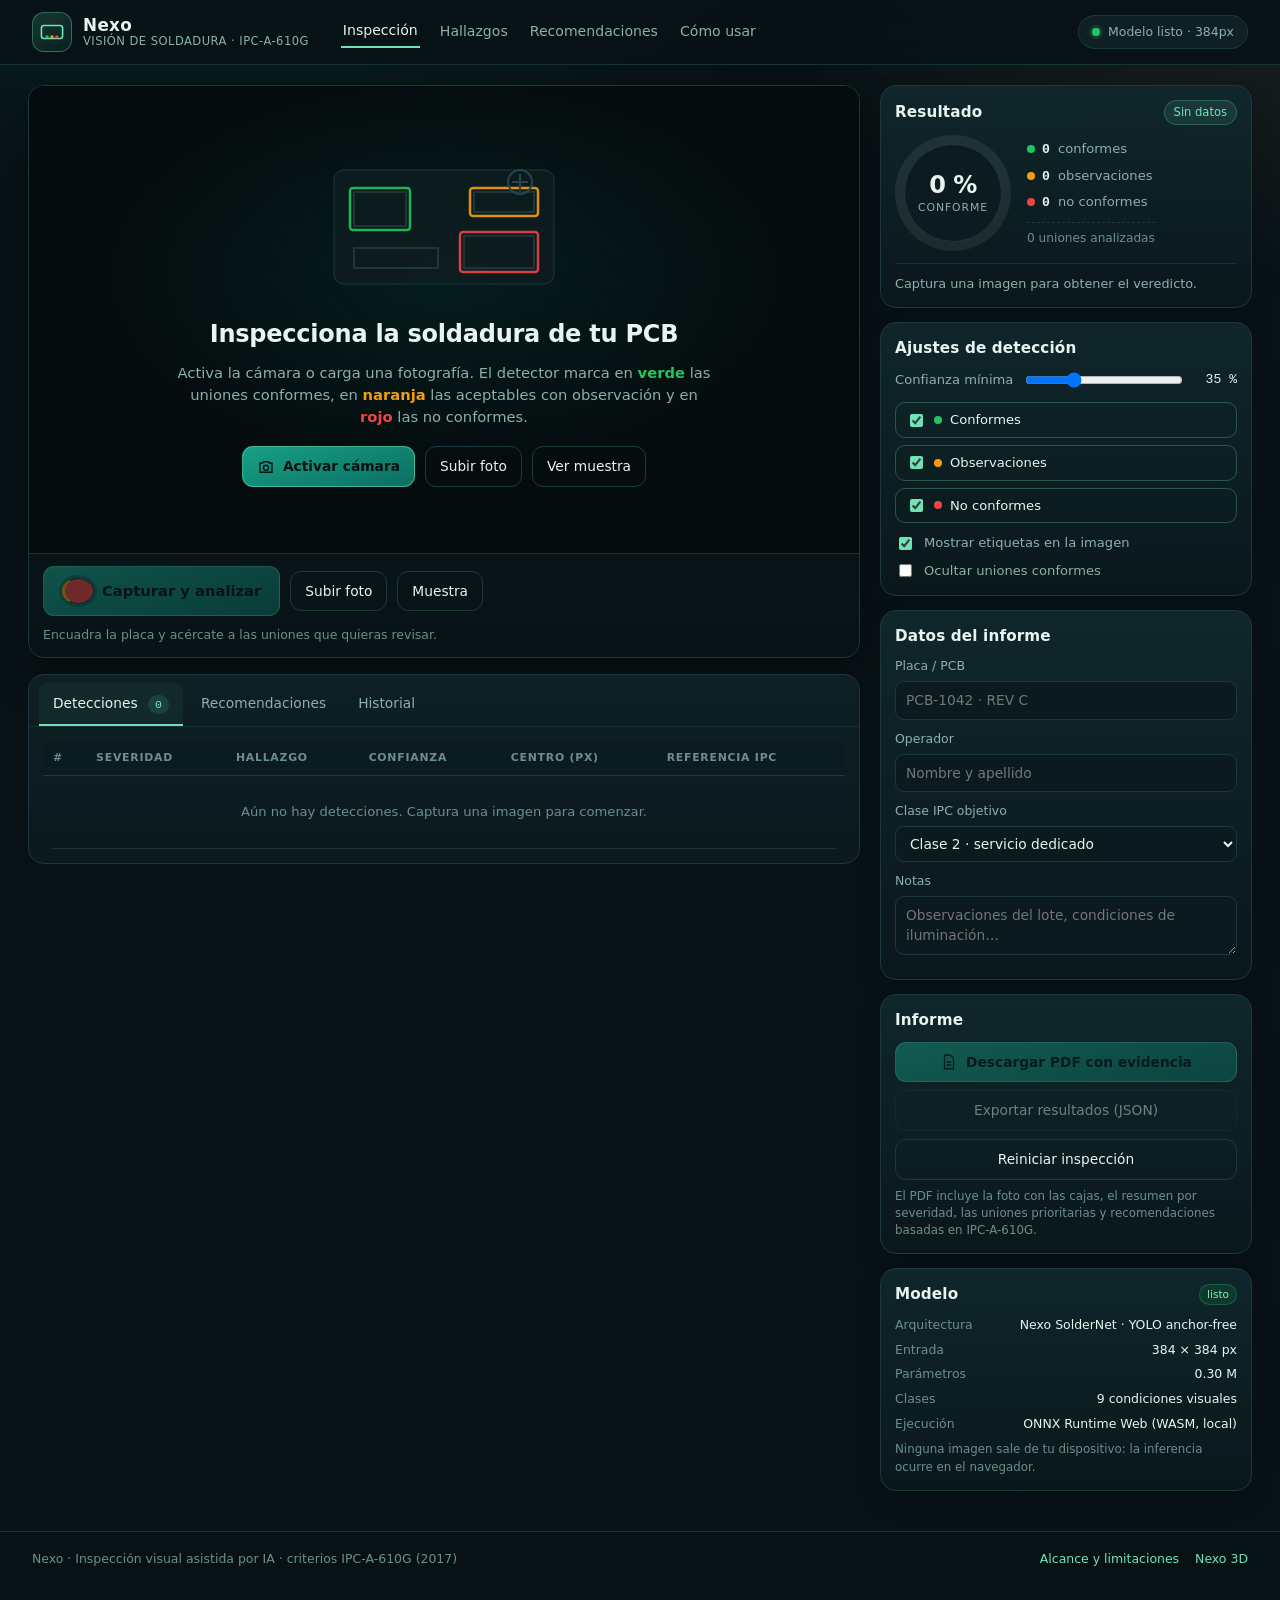
<file: inspeccion/index.html>
<!doctype html>
<html lang="es">
  <head>
    <meta charset="utf-8" />
    <meta name="viewport" content="width=device-width, initial-scale=1, viewport-fit=cover" />
    <meta name="theme-color" content="#0a1417" />
    <title>Nexo · Inspección de soldadura con IA</title>
    <meta
      name="description"
      content="Inspección visual de soldadura en PCB con YOLO en el navegador: cajas verdes, naranjas y rojas según IPC-A-610G, captura de foto e informe PDF con recomendaciones."
    />
    <link rel="icon" href="data:image/svg+xml,%3Csvg xmlns='http://www.w3.org/2000/svg' viewBox='0 0 64 64'%3E%3Crect width='64' height='64' rx='16' fill='%230a1417'/%3E%3Crect x='14' y='20' width='36' height='24' rx='4' fill='none' stroke='%236fe3b6' stroke-width='3'/%3E%3Ccircle cx='22' cy='44' r='3' fill='%2322c55e'/%3E%3Ccircle cx='32' cy='44' r='3' fill='%23f59e0b'/%3E%3Ccircle cx='42' cy='44' r='3' fill='%23ef4444'/%3E%3C/svg%3E" />
    <link rel="stylesheet" href="assets/app.css" />
    <script src="vendor/ort.wasm.min.js" defer></script>
    <script src="vendor/jspdf.umd.min.js" defer></script>
    <script type="module" src="assets/app.js" defer></script>
  </head>
  <body>
    <header class="topbar">
      <a class="brand" href="../" title="Volver a Nexo">
        <span class="brand-mark" aria-hidden="true">
          <svg viewBox="0 0 32 32" width="26" height="26">
            <rect x="3" y="8" width="26" height="16" rx="3" fill="none" stroke="currentColor" stroke-width="2" />
            <circle cx="10" cy="22" r="2.1" fill="#22c55e" />
            <circle cx="16" cy="22" r="2.1" fill="#f59e0b" />
            <circle cx="22" cy="22" r="2.1" fill="#ef4444" />
          </svg>
        </span>
        <span class="brand-text">
          <strong>Nexo</strong>
          <small>Visión de soldadura · IPC-A-610G</small>
        </span>
      </a>
      <nav class="topnav">
        <a href="#inspeccion" class="active">Inspección</a>
        <a href="#hallazgos">Hallazgos</a>
        <a href="#recomendaciones">Recomendaciones</a>
        <button class="link" id="btnHelp" type="button">Cómo usar</button>
      </nav>
      <div class="model-chip" id="modelStatus">
        <span class="dot loading" id="modelStatusDot"></span>
        <span id="modelStatusText">Cargando modelo…</span>
      </div>
    </header>

    <main class="layout">
      <section class="stage-col" id="inspeccion">
        <div class="stage-card">
          <div class="stage" id="stage">
            <video id="video" playsinline muted autoplay hidden></video>
            <canvas id="liveCanvas" hidden></canvas>
            <img id="captured" alt="Fotografía capturada de la PCB" hidden />
            <canvas id="overlay" aria-hidden="true"></canvas>

            <div class="stage-placeholder" id="stagePlaceholder">
              <div class="placeholder-art" aria-hidden="true">
                <svg viewBox="0 0 240 150" width="240" height="150">
                  <rect x="10" y="18" width="220" height="114" rx="10" fill="#0e1c20" stroke="#1f3a40" />
                  <g stroke="#1f3a40" stroke-width="2" fill="none">
                    <path d="M30 40h52v34H30zM150 40h60v20h-60zM30 96h84v20H30zM140 84h70v32h-70z" />
                  </g>
                  <g fill="none" stroke-width="2.5">
                    <rect x="26" y="36" width="60" height="42" rx="3" stroke="#22c55e" />
                    <rect x="146" y="36" width="68" height="28" rx="3" stroke="#f59e0b" />
                    <rect x="136" y="80" width="78" height="40" rx="3" stroke="#ef4444" />
                  </g>
                  <circle cx="196" cy="30" r="12" fill="none" stroke="#2a4a52" stroke-width="2" />
                  <path d="M188 30h16M196 22v16" stroke="#2a4a52" stroke-width="2" />
                </svg>
              </div>
              <h2>Inspecciona la soldadura de tu PCB</h2>
              <p>
                Activa la cámara o carga una fotografía. El detector marca en
                <b class="ok">verde</b> las uniones conformes, en <b class="warn">naranja</b> las aceptables
                con observación y en <b class="fail">rojo</b> las no conformes.
              </p>
              <div class="placeholder-actions">
                <button class="btn primary" id="btnStartCam" type="button">
                  <svg viewBox="0 0 24 24" width="18" height="18" aria-hidden="true"><path d="M4 7h3l2-2h6l2 2h3v12H4z" fill="none" stroke="currentColor" stroke-width="1.8"/><circle cx="12" cy="13" r="3.4" fill="none" stroke="currentColor" stroke-width="1.8"/></svg>
                  Activar cámara
                </button>
                <button class="btn ghost" id="btnUpload" type="button">Subir foto</button>
                <button class="btn ghost" id="btnSamples" type="button">Ver muestra</button>
              </div>
            </div>

            <div class="hud" id="hud" hidden>
              <div class="hud-item"><span class="hud-label">FPS</span><span id="hudFps">—</span></div>
              <div class="hud-item"><span class="hud-label">Inferencia</span><span id="hudMs">—</span></div>
              <div class="hud-item"><span class="hud-label">Uniones</span><span id="hudCount">0</span></div>
              <div class="hud-item hud-live" id="hudLive"><span class="pulse"></span> EN VIVO</div>
            </div>

            <div class="stage-toolbar" id="stageToolbar" hidden>
              <select id="cameraSelect" class="control" title="Cámara"></select>
              <button class="tool" id="btnTorch" type="button" title="Linterna" hidden>☀</button>
              <label class="tool zoom">
                <span>Ampliación</span>
                <input id="zoomRange" type="range" min="0.6" max="2.4" step="0.1" value="1" title="Escala de la ventana de análisis" />
                <output id="zoomValue">1.0×</output>
              </label>
              <button class="tool" id="btnStopCam" type="button" title="Detener cámara" hidden>⏹</button>
            </div>

            <div class="zoom-controls" id="zoomControls" hidden>
              <button class="tool" id="btnZoomOut" type="button" title="Alejar (rueda del ratón)" aria-label="Alejar">−</button>
              <span class="zoom-level" id="zoomLevel">1.0×</span>
              <button class="tool" id="btnZoomIn" type="button" title="Acercar (rueda del ratón)" aria-label="Acercar">+</button>
              <button class="tool" id="btnZoomReset" type="button" title="Ajustar a la ventana" aria-label="Ajustar a la ventana">⟲</button>
            </div>

            <div class="progress" id="progress" hidden>
              <div class="progress-inner">
                <div class="progress-title" id="progressTitle">Analizando imagen…</div>
                <div class="progress-track"><div class="progress-bar" id="progressBar"></div></div>
                <div class="progress-text" id="progressText">Preparando el modelo</div>
              </div>
            </div>
          </div>

          <div class="stage-actions">
            <button class="btn primary capture" id="btnCapture" type="button" disabled>
              <span class="rec"></span> Capturar y analizar
            </button>
            <button class="btn ghost" id="btnNewCapture" type="button" hidden>Nueva captura</button>
            <button class="btn ghost" id="btnUpload2" type="button">Subir foto</button>
            <button class="btn ghost" id="btnSample2" type="button">Muestra</button>
            <button class="btn ghost" id="btnValidate" type="button" hidden>Validar vs. etiquetas</button>
            <input type="file" id="fileInput" accept="image/*" hidden />
            <div class="spacer"></div>
            <span class="hint" id="stageHint">Encuadra la placa y acércate a las uniones que quieras revisar.</span>
          </div>
        </div>

        <div class="results" id="hallazgos">
          <div class="tabs" role="tablist">
            <button class="tab active" data-tab="detections" role="tab" aria-selected="true">Detecciones <span class="tab-count" id="tabCount">0</span></button>
            <button class="tab" data-tab="recommendations" role="tab" aria-selected="false">Recomendaciones</button>
            <button class="tab" data-tab="history" role="tab" aria-selected="false">Historial</button>
          </div>

          <div class="panel active" id="panel-detections" role="tabpanel">
            <div class="table-wrap">
              <table class="detections" id="detectionsTable">
                <thead>
                  <tr>
                    <th>#</th><th>Severidad</th><th>Hallazgo</th><th>Confianza</th><th class="hide-xs">Centro (px)</th><th class="hide-xs">Referencia IPC</th>
                  </tr>
                </thead>
                <tbody id="detectionsBody">
                  <tr class="empty-row"><td colspan="6">Aún no hay detecciones. Captura una imagen para comenzar.</td></tr>
                </tbody>
              </table>
            </div>
          </div>

          <div class="panel" id="panel-recommendations" role="tabpanel">
            <div id="recommendationsList" class="rec-list">
              <p class="muted">Las recomendaciones se generan a partir de los hallazgos de la inspección.</p>
            </div>
          </div>

          <div class="panel" id="panel-history" role="tabpanel">
            <div class="history-head">
              <p class="muted">Las últimas inspecciones se guardan en este navegador.</p>
              <button class="btn tiny ghost" id="btnClearHistory" type="button">Borrar historial</button>
            </div>
            <div id="historyList" class="history-list"></div>
          </div>
        </div>
      </section>

      <aside class="side" id="recomendaciones">
        <section class="card verdict-card">
          <div class="card-head">
            <h3>Resultado</h3>
            <span class="chip" id="verdictChip">Sin datos</span>
          </div>
          <div class="gauge-wrap">
            <div class="gauge" id="gauge" style="--pct:0;--ring:#22c55e">
              <div class="gauge-inner">
                <strong id="gaugePct">0 %</strong>
                <span>conforme</span>
              </div>
            </div>
            <div class="gauge-legend">
              <div><span class="dot ok"></span><b id="countOk">0</b> conformes</div>
              <div><span class="dot warn"></span><b id="countWarn">0</b> observaciones</div>
              <div><span class="dot fail"></span><b id="countFail">0</b> no conformes</div>
              <div class="total"><span id="totalJoints">0</span> uniones analizadas</div>
            </div>
          </div>
          <div class="verdict-note" id="verdictNote">Captura una imagen para obtener el veredicto.</div>
        </section>

        <section class="card">
          <div class="card-head"><h3>Ajustes de detección</h3></div>
          <label class="range-row">
            <span>Confianza mínima</span>
            <input id="confRange" type="range" min="0.15" max="0.85" step="0.05" value="0.35" />
            <output id="confValue">35 %</output>
          </label>
          <div class="legend-filters">
            <label class="filter ok"><input type="checkbox" id="toggleOk" checked /><span class="dot ok"></span>Conformes</label>
            <label class="filter warn"><input type="checkbox" id="toggleWarn" checked /><span class="dot warn"></span>Observaciones</label>
            <label class="filter fail"><input type="checkbox" id="toggleFail" checked /><span class="dot fail"></span>No conformes</label>
          </div>
          <label class="switch-row"><input type="checkbox" id="showLabels" checked /> Mostrar etiquetas en la imagen</label>
          <label class="switch-row"><input type="checkbox" id="onlyDefects" /> Ocultar uniones conformes</label>
        </section>

        <section class="card">
          <div class="card-head"><h3>Datos del informe</h3></div>
          <label class="field"><span>Placa / PCB</span><input id="boardId" type="text" placeholder="PCB-1042 · REV C" /></label>
          <label class="field"><span>Operador</span><input id="operator" type="text" placeholder="Nombre y apellido" /></label>
          <label class="field"><span>Clase IPC objetivo</span>
            <select id="ipcClass">
              <option value="1">Clase 1 · producto general</option>
              <option value="2" selected>Clase 2 · servicio dedicado</option>
              <option value="3">Clase 3 · alta fiabilidad</option>
            </select>
          </label>
          <label class="field"><span>Notas</span><textarea id="notes" rows="2" placeholder="Observaciones del lote, condiciones de iluminación…"></textarea></label>
        </section>

        <section class="card actions-card">
          <div class="card-head"><h3>Informe</h3></div>
          <button class="btn primary block" id="btnPdf" type="button" disabled>
            <svg viewBox="0 0 24 24" width="18" height="18" aria-hidden="true"><path d="M6 3h8l4 4v14H6z" fill="none" stroke="currentColor" stroke-width="1.7"/><path d="M9 12h6M9 16h6" stroke="currentColor" stroke-width="1.7"/></svg>
            Descargar PDF con evidencia
          </button>
          <button class="btn ghost block" id="btnJson" type="button" disabled>Exportar resultados (JSON)</button>
          <button class="btn ghost block" id="btnReset" type="button">Reiniciar inspección</button>
          <p class="fineprint">
            El PDF incluye la foto con las cajas, el resumen por severidad, las uniones prioritarias y
            recomendaciones basadas en IPC-A-610G.
          </p>
        </section>

        <section class="card model-card">
          <div class="card-head"><h3>Modelo</h3><span class="chip tiny" id="modelChip">—</span></div>
          <dl class="model-stats">
            <div><dt>Arquitectura</dt><dd>Nexo SolderNet · YOLO anchor-free</dd></div>
            <div><dt>Entrada</dt><dd id="modelInput">—</dd></div>
            <div><dt>Parámetros</dt><dd id="modelParams">—</dd></div>
            <div><dt>Clases</dt><dd>9 condiciones visuales</dd></div>
            <div><dt>Ejecución</dt><dd>ONNX Runtime Web (WASM, local)</dd></div>
          </dl>
          <p class="fineprint">Ninguna imagen sale de tu dispositivo: la inferencia ocurre en el navegador.</p>
        </section>
      </aside>
    </main>

    <footer class="footer">
      <span>Nexo · Inspección visual asistida por IA · criterios IPC-A-610G (2017)</span>
      <span class="footer-links">
        <button class="link" id="btnAbout" type="button">Alcance y limitaciones</button>
        <a href="../">Nexo 3D</a>
      </span>
    </footer>

    <!-- Modal de ayuda -->
    <div class="modal" id="helpModal" hidden>
      <div class="modal-card" role="dialog" aria-modal="true" aria-labelledby="helpTitle">
        <button class="modal-close" id="btnCloseHelp" type="button" aria-label="Cerrar">×</button>
        <h2 id="helpTitle">Cómo obtener una buena inspección</h2>
        <div class="modal-body">
          <ol>
            <li><b>Ilumina de forma difusa.</b> La luz directa genera reflejos especulares sobre el estaño y confunde al detector. Usa luz lateral suave o un difusor.</li>
            <li><b>Acércate.</b> Cada unión debe ocupar al menos 12–20 píxeles. Con la cámara del teléfono, encuadra una zona de la placa (2–4 cm) en lugar de la placa completa.</li>
            <li><b>Enfoca y estabiliza.</b> Apoya el teléfono o usa un soporte; el desenfoque es la principal causa de falsos negativos.</li>
            <li><b>Captura y revisa.</b> Pulsa <b>Capturar y analizar</b>: se ejecuta un análisis por teselas de mayor resolución que la vista en vivo. Ajusta la confianza mínima si ves detecciones dudosas.</li>
            <li><b>Amplía la captura.</b> Usa la rueda del ratón, los botones <b>+ / −</b> o pellizca sobre la imagen para inspeccionar cada unión; arrastra para desplazarte y <b>⟲</b> para volver a la vista completa.</li>
            <li><b>Genera el informe.</b> Completa los datos de la placa y del operador y descarga el PDF con la evidencia y las recomendaciones.</li>
          </ol>
          <h3>Qué significan los colores</h3>
          <ul class="legend-list">
            <li><span class="dot ok"></span><b>Verde · Conforme.</b> Filete cóncavo, humectación ≤ 90°, cobertura completa (IPC-A-610G §5.1).</li>
            <li><span class="dot warn"></span><b>Naranja · Aceptable con observación.</b> Superficie mate/granulosa o cobertura reducida que aún cumple los mínimos; es un indicador de proceso (§5.1, Tabla 7-4, §8.3.1).</li>
            <li><span class="dot fail"></span><b>Rojo · No conforme.</b> Unión fría, soldadura insuficiente, falta de humectación, vacíos, puente o ausencia de soldadura (§5.2).</li>
          </ul>
          <h3>Alcance y limitaciones</h3>
          <p>
            Esta aplicación es una ayuda de inspección visual. El modelo fue entrenado con imágenes
            sintéticas de placas y criterios de IPC-A-610G; no sustituye la inspección humana, los ensayos
            eléctricos ni la verificación por rayos X de uniones ocultas (BGA/BTC). Confirma cada defecto
            antes de retrabajar la placa.
          </p>
          <p class="fineprint">Atajos: <kbd>Espacio</kbd> capturar · <kbd>P</kbd> PDF · <kbd>R</kbd> reiniciar · <kbd>?</kbd> ayuda. En el visor: <kbd>rueda</kbd> zoom · <kbd>arrastrar</kbd> desplazar · <kbd>doble clic</kbd> ampliar.</p>
        </div>
      </div>
    </div>

    <div class="toast" id="toast" hidden></div>
    <div class="sr-only" id="announcer" aria-live="polite"></div>
  </body>
</html>
</file>
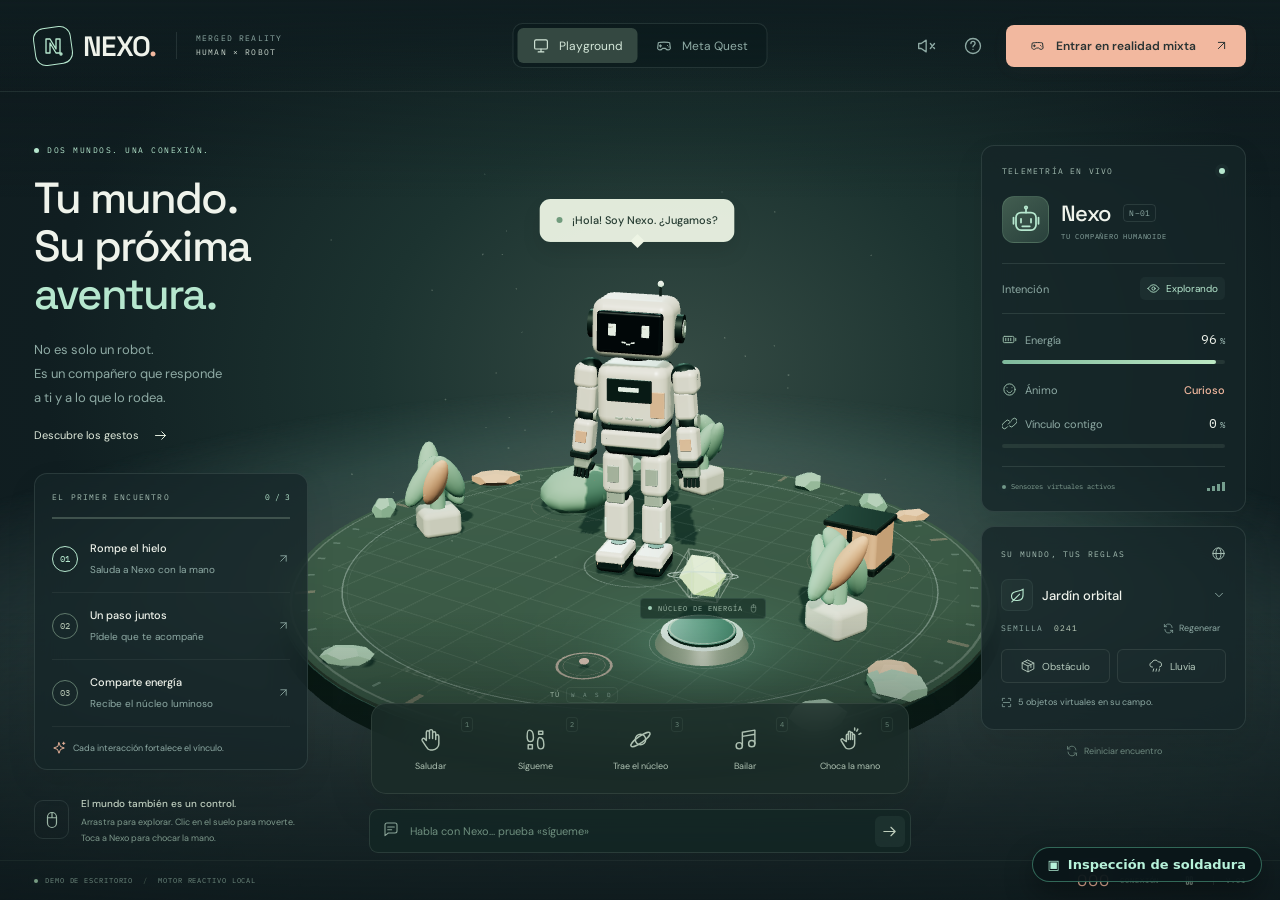
<file: Nexo.html>
<!doctype html>
<html lang="es">
  <head>
    <meta charset="utf-8" />
    <meta http-equiv="refresh" content="0; url=./" />
    <link rel="canonical" href="./" />
    <meta name="robots" content="noindex" />
    <title>Nexo — moved</title>
  </head>
  <body>
    <p>
      La experiencia se movió a <a href="./">la página principal de Nexo</a>.
    </p>
  </body>
</html>
</file>
<file: inspeccion/assets/app.css>
:root {
  --bg: #081215;
  --bg-2: #0b191d;
  --panel: #0e2024;
  --panel-2: #10282d;
  --line: #1c383e;
  --line-soft: #173137;
  --ink: #e8f4f0;
  --muted: #8dafae;
  --muted-2: #6d8e8e;
  --accent: #6fe3b6;
  --accent-2: #0d7a6e;
  --peach: #f3b49a;
  --ok: #22c55e;
  --warn: #f59e0b;
  --fail: #ef4444;
  --shadow: 0 18px 40px rgba(0, 0, 0, 0.35);
  --radius: 16px;
  --font: 'Inter', 'Segoe UI', system-ui, -apple-system, 'Helvetica Neue', Arial, sans-serif;
  --mono: 'JetBrains Mono', ui-monospace, 'SFMono-Regular', Menlo, Consolas, monospace;
}

* { box-sizing: border-box; }

/* El atributo `hidden` debe mandar sobre cualquier `display` de clase
   (.progress, .stage-placeholder, .hud, .btn…); sin esto el velo de progreso
   y el marcador de posición tapaban la imagen capturada. */
[hidden] { display: none !important; }

html { scroll-behavior: smooth; }

body {
  margin: 0;
  background:
    radial-gradient(1200px 600px at 15% -10%, rgba(13, 122, 110, 0.22), transparent 60%),
    radial-gradient(900px 500px at 100% 0%, rgba(243, 180, 154, 0.08), transparent 55%),
    var(--bg);
  color: var(--ink);
  font-family: var(--font);
  font-size: 15px;
  line-height: 1.5;
  -webkit-font-smoothing: antialiased;
  min-height: 100vh;
}

a { color: var(--accent); text-decoration: none; }
a:hover { text-decoration: underline; }

button, input, select, textarea { font: inherit; color: inherit; }

svg { display: block; }

.sr-only {
  position: absolute; width: 1px; height: 1px; padding: 0; margin: -1px;
  overflow: hidden; clip: rect(0, 0, 0, 0); white-space: nowrap; border: 0;
}

/* ─────────────── top bar ─────────────── */
.topbar {
  position: sticky;
  top: 0;
  z-index: 30;
  display: flex;
  align-items: center;
  gap: 22px;
  padding: 12px clamp(14px, 3vw, 32px);
  background: rgba(8, 18, 21, 0.86);
  backdrop-filter: blur(14px);
  border-bottom: 1px solid var(--line-soft);
}

.brand {
  display: flex;
  align-items: center;
  gap: 11px;
  color: var(--ink);
  text-decoration: none;
}
.brand:hover { text-decoration: none; }
.brand-mark {
  display: grid;
  place-items: center;
  width: 40px;
  height: 40px;
  border-radius: 12px;
  background: linear-gradient(145deg, rgba(111, 227, 182, 0.18), rgba(13, 122, 110, 0.12));
  border: 1px solid rgba(111, 227, 182, 0.35);
  color: var(--accent);
}
.brand-text { display: flex; flex-direction: column; line-height: 1.15; }
.brand-text strong { font-size: 1.05rem; letter-spacing: 0.02em; }
.brand-text small { color: var(--muted); font-size: 0.72rem; letter-spacing: 0.04em; text-transform: uppercase; }

.topnav { display: flex; align-items: center; gap: 18px; margin-left: 10px; }
.topnav a, .topnav .link {
  color: var(--muted);
  font-size: 0.88rem;
  border: 0;
  background: none;
  padding: 4px 2px;
  cursor: pointer;
}
.topnav a:hover, .topnav .link:hover, .topnav a.active { color: var(--ink); text-decoration: none; }
.topnav a.active { border-bottom: 2px solid var(--accent); }

.model-chip {
  margin-left: auto;
  display: flex;
  align-items: center;
  gap: 8px;
  font-size: 0.78rem;
  color: var(--muted);
  background: var(--panel);
  border: 1px solid var(--line);
  border-radius: 999px;
  padding: 7px 13px;
  white-space: nowrap;
}
.dot {
  width: 8px; height: 8px; border-radius: 50%;
  background: var(--muted-2);
  display: inline-block;
  flex: none;
}
.dot.ok { background: var(--ok); }
.dot.warn { background: var(--warn); }
.dot.fail { background: var(--fail); }
.dot.loading { background: var(--warn); animation: blink 1s infinite; }
.dot.ready { background: var(--ok); box-shadow: 0 0 0 3px rgba(34, 197, 94, 0.16); }
.dot.error { background: var(--fail); }
@keyframes blink { 50% { opacity: 0.25; } }

/* ─────────────── layout ─────────────── */
.layout {
  display: grid;
  grid-template-columns: minmax(0, 1fr) 372px;
  gap: 20px;
  align-items: start;
  max-width: 1480px;
  margin: 0 auto;
  padding: 20px clamp(12px, 2.4vw, 28px) 40px;
}

.stage-col { display: flex; flex-direction: column; gap: 16px; min-width: 0; }
.side { display: flex; flex-direction: column; gap: 14px; min-width: 0; }

/* ─────────────── stage ─────────────── */
.stage-card {
  background: linear-gradient(180deg, var(--panel), var(--bg-2));
  border: 1px solid var(--line);
  border-radius: var(--radius);
  box-shadow: var(--shadow);
  overflow: hidden;
}

.stage {
  position: relative;
  aspect-ratio: 16 / 9;
  background:
    repeating-linear-gradient(45deg, rgba(255, 255, 255, 0.012) 0 12px, transparent 12px 24px),
    #050d0f;
  display: block;
  overflow: hidden;
  isolation: isolate;
}

#video, #captured {
  position: absolute;
  inset: 0;
  width: 100%;
  height: 100%;
  object-fit: contain;
  background: #050d0f;
}
#video { transform: translateZ(0); }

#liveCanvas {
  position: absolute;
  z-index: 1;
  background: #050d0f;
  border-radius: 2px;
}

#overlay {
  position: absolute;
  inset: 0;
  width: 100%;
  height: 100%;
  pointer-events: none;
}

.stage-placeholder {
  position: absolute;
  inset: 0;
  z-index: 3;
  display: flex;
  flex-direction: column;
  align-items: center;
  justify-content: center;
  gap: 10px;
  text-align: center;
  padding: 24px clamp(16px, 5vw, 60px);
  background:
    radial-gradient(60% 60% at 50% 40%, rgba(13, 122, 110, 0.16), transparent 70%),
    rgba(5, 13, 15, 0.92);
}
.stage-placeholder h2 { margin: 4px 0 0; font-size: clamp(1.1rem, 2.1vw, 1.5rem); letter-spacing: -0.01em; }
.stage-placeholder p { margin: 0; max-width: 540px; color: var(--muted); font-size: 0.92rem; }
.stage-placeholder b.ok { color: var(--ok); }
.stage-placeholder b.warn { color: var(--warn); }
.stage-placeholder b.fail { color: var(--fail); }
.placeholder-art { opacity: 0.9; }
.placeholder-actions { display: flex; flex-wrap: wrap; gap: 10px; justify-content: center; margin-top: 8px; }

.hud {
  position: absolute;
  top: 12px;
  left: 12px;
  z-index: 4;
  display: flex;
  gap: 4px;
  padding: 6px;
  border-radius: 12px;
  background: rgba(6, 15, 17, 0.76);
  border: 1px solid rgba(111, 227, 182, 0.18);
  backdrop-filter: blur(8px);
  font-family: var(--mono);
  font-size: 0.7rem;
}
.hud-item { display: flex; align-items: center; gap: 6px; padding: 2px 8px; color: var(--ink); }
.hud-item + .hud-item { border-left: 1px solid var(--line); }
.hud-label { color: var(--muted-2); text-transform: uppercase; letter-spacing: 0.06em; font-size: 0.62rem; }
.hud-live { color: var(--accent); }
.pulse {
  width: 7px; height: 7px; border-radius: 50%; background: var(--fail);
  box-shadow: 0 0 0 0 rgba(239, 68, 68, 0.6);
  animation: pulse 1.8s infinite;
}
@keyframes pulse {
  0% { box-shadow: 0 0 0 0 rgba(239, 68, 68, 0.55); }
  70% { box-shadow: 0 0 0 9px rgba(239, 68, 68, 0); }
  100% { box-shadow: 0 0 0 0 rgba(239, 68, 68, 0); }
}

.stage-toolbar {
  position: absolute;
  bottom: 12px;
  left: 50%;
  transform: translateX(-50%);
  z-index: 4;
  display: flex;
  align-items: center;
  gap: 8px;
  padding: 7px;
  border-radius: 14px;
  background: rgba(6, 15, 17, 0.82);
  border: 1px solid var(--line);
  backdrop-filter: blur(10px);
  max-width: calc(100% - 24px);
}
.control {
  background: var(--panel-2);
  border: 1px solid var(--line);
  border-radius: 9px;
  padding: 6px 8px;
  font-size: 0.78rem;
  max-width: 190px;
}
.tool {
  border: 1px solid var(--line);
  background: var(--panel-2);
  border-radius: 9px;
  padding: 6px 10px;
  cursor: pointer;
  font-size: 0.8rem;
  color: var(--ink);
}
.tool:hover { border-color: var(--accent-2); }
.tool.zoom { display: flex; align-items: center; gap: 8px; padding: 4px 10px; font-size: 0.76rem; color: var(--muted); }
.tool.zoom input[type='range'] { width: 92px; }
.tool.zoom output { font-family: var(--mono); color: var(--ink); min-width: 34px; }

/* controles de zoom sobre la captura */
.zoom-controls {
  position: absolute;
  right: 12px;
  bottom: 12px;
  z-index: 5;
  display: flex;
  align-items: center;
  gap: 4px;
  padding: 4px 6px;
  border-radius: 12px;
  border: 1px solid var(--line);
  background: rgba(6, 16, 18, 0.82);
  backdrop-filter: blur(6px);
}
.zoom-controls .tool.grid { display: grid; }
.zoom-level {
  min-width: 42px;
  text-align: center;
  font-family: var(--mono);
  font-size: 0.74rem;
  color: var(--muted);
}
#captured { cursor: zoom-in; }
.stage.panning { cursor: grabbing; }
.stage.panning #captured { cursor: grabbing; }

.progress {
  position: absolute;
  inset: 0;
  z-index: 6;
  display: grid;
  place-items: center;
  background: rgba(4, 11, 13, 0.72);
  backdrop-filter: blur(3px);
}
.progress-inner { width: min(420px, 80%); text-align: center; }
.progress-title { font-weight: 600; margin-bottom: 10px; }
.progress-track { height: 6px; border-radius: 999px; background: rgba(255, 255, 255, 0.1); overflow: hidden; }
.progress-bar { height: 100%; width: 0; border-radius: 999px; background: linear-gradient(90deg, var(--accent-2), var(--accent)); transition: width 0.2s ease; }
.progress-text { margin-top: 8px; color: var(--muted); font-size: 0.8rem; font-family: var(--mono); }

.stage-actions {
  display: flex;
  flex-wrap: wrap;
  align-items: center;
  gap: 10px;
  padding: 12px 14px;
  border-top: 1px solid var(--line-soft);
  background: rgba(8, 18, 21, 0.7);
}
.stage-actions .spacer { flex: 1; }
.hint { color: var(--muted-2); font-size: 0.78rem; }

/* ─────────────── botones ─────────────── */
.btn {
  display: inline-flex;
  align-items: center;
  gap: 8px;
  border-radius: 11px;
  border: 1px solid var(--line);
  background: var(--panel-2);
  color: var(--ink);
  padding: 9px 14px;
  font-size: 0.86rem;
  font-weight: 500;
  cursor: pointer;
  transition: transform 0.12s ease, border-color 0.12s ease, background 0.12s ease;
  text-decoration: none;
}
.btn:hover { transform: translateY(-1px); border-color: rgba(111, 227, 182, 0.45); }
.btn:active { transform: translateY(0); }
.btn:disabled { opacity: 0.45; cursor: not-allowed; transform: none; }
.btn.primary {
  background: linear-gradient(160deg, #17a086, #0c6e62);
  border-color: rgba(111, 227, 182, 0.5);
  color: #04110f;
  font-weight: 700;
}
.btn.primary:hover { filter: brightness(1.06); }
.btn.ghost { background: transparent; }
.btn.block { width: 100%; justify-content: center; }
.btn.tiny { padding: 5px 9px; font-size: 0.76rem; border-radius: 8px; }
.btn.capture { font-size: 0.92rem; padding: 11px 18px; }
.btn .rec {
  width: 10px; height: 10px; border-radius: 50%;
  background: #04110f;
  box-shadow: 0 0 0 3px rgba(4, 17, 15, 0.25);
}
.btn.primary .rec { background: #ef4444; }

.link {
  background: none; border: 0; color: var(--accent); cursor: pointer;
  padding: 0; font-size: inherit;
}
.link:hover { text-decoration: underline; }

/* ─────────────── resultados ─────────────── */
.results {
  background: linear-gradient(180deg, var(--panel), var(--bg-2));
  border: 1px solid var(--line);
  border-radius: var(--radius);
  overflow: hidden;
}
.tabs { display: flex; gap: 4px; padding: 8px 10px 0; border-bottom: 1px solid var(--line-soft); }
.tab {
  background: none;
  border: 0;
  color: var(--muted);
  padding: 10px 14px;
  cursor: pointer;
  font-size: 0.86rem;
  border-bottom: 2px solid transparent;
  border-radius: 8px 8px 0 0;
}
.tab:hover { color: var(--ink); }
.tab.active { color: var(--ink); border-bottom-color: var(--accent); background: rgba(111, 227, 182, 0.05); }
.tab-count {
  display: inline-block;
  margin-left: 6px;
  font-family: var(--mono);
  font-size: 0.72rem;
  color: var(--accent);
  background: rgba(111, 227, 182, 0.12);
  border-radius: 999px;
  padding: 1px 7px;
}

.panel { display: none; padding: 14px; }
.panel.active { display: block; }

.table-wrap { max-height: 380px; overflow: auto; border-radius: 10px; }
table.detections { width: 100%; border-collapse: collapse; font-size: 0.82rem; }
table.detections thead th {
  position: sticky; top: 0; z-index: 1;
  background: #0b1c20;
  text-align: left;
  padding: 9px 10px;
  font-size: 0.68rem;
  letter-spacing: 0.07em;
  text-transform: uppercase;
  color: var(--muted-2);
  border-bottom: 1px solid var(--line);
  font-weight: 600;
}
table.detections tbody td { padding: 8px 10px; border-bottom: 1px solid var(--line-soft); vertical-align: middle; }
table.detections tbody tr:hover { background: rgba(111, 227, 182, 0.04); }
table.detections tbody tr.empty-row td { color: var(--muted-2); text-align: center; padding: 26px 10px; }
table.detections .sev { display: inline-flex; align-items: center; gap: 7px; white-space: nowrap; }
table.detections .conf { display: flex; align-items: center; gap: 8px; }
table.detections .conf-bar { width: 56px; height: 5px; border-radius: 999px; background: rgba(255, 255, 255, 0.09); overflow: hidden; }
table.detections .conf-bar i { display: block; height: 100%; border-radius: 999px; }
table.detections .pos { font-family: var(--mono); font-size: 0.76rem; color: var(--muted); }
table.detections .ref { font-size: 0.74rem; color: var(--muted-2); }
table.detections .idx { font-family: var(--mono); color: var(--muted-2); font-size: 0.74rem; }

.muted { color: var(--muted); }
.fineprint { color: var(--muted-2); font-size: 0.74rem; line-height: 1.45; margin: 8px 0 0; }

.rec-list { display: flex; flex-direction: column; gap: 12px; }
.rec {
  border: 1px solid var(--line);
  border-left: 3px solid var(--warn);
  border-radius: 12px;
  padding: 12px 14px;
  background: rgba(255, 255, 255, 0.015);
}
.rec.sev-fail { border-left-color: var(--fail); }
.rec.sev-warn { border-left-color: var(--warn); }
.rec.sev-ok { border-left-color: var(--ok); }
.rec-head { display: flex; align-items: baseline; gap: 10px; flex-wrap: wrap; }
.rec-head h4 { margin: 0; font-size: 0.95rem; }
.rec-count { font-family: var(--mono); font-size: 0.78rem; color: var(--muted); }
.rec p { margin: 6px 0 0; font-size: 0.86rem; color: var(--ink); }
.rec ul { margin: 6px 0 0; padding-left: 18px; color: var(--muted); font-size: 0.82rem; }
.rec .refs { margin-top: 8px; font-family: var(--mono); font-size: 0.72rem; color: var(--accent); }
.rec.general { border-left-color: var(--accent); }

.history-head { display: flex; align-items: center; justify-content: space-between; gap: 10px; margin-bottom: 10px; }
.history-list { display: flex; flex-direction: column; gap: 10px; }
.history-item {
  display: grid;
  grid-template-columns: 92px 1fr auto;
  gap: 12px;
  align-items: center;
  border: 1px solid var(--line);
  border-radius: 12px;
  padding: 9px;
  background: rgba(255, 255, 255, 0.015);
}
.history-item img { width: 92px; height: 58px; object-fit: cover; border-radius: 8px; border: 1px solid var(--line); }
.history-item h4 { margin: 0 0 2px; font-size: 0.85rem; }
.history-item p { margin: 0; font-size: 0.76rem; color: var(--muted); }
.history-actions { display: flex; gap: 6px; }

/* ─────────────── sidebar cards ─────────────── */
.card {
  background: linear-gradient(180deg, rgba(16, 40, 45, 0.9), rgba(10, 24, 28, 0.92));
  border: 1px solid var(--line);
  border-radius: var(--radius);
  padding: 14px;
  box-shadow: 0 10px 24px rgba(0, 0, 0, 0.18);
}
.card-head { display: flex; align-items: center; justify-content: space-between; gap: 8px; margin-bottom: 10px; }
.card-head h3 { margin: 0; font-size: 0.95rem; letter-spacing: 0.01em; }
.chip {
  font-size: 0.72rem;
  padding: 3px 9px;
  border-radius: 999px;
  background: rgba(111, 227, 182, 0.1);
  border: 1px solid rgba(111, 227, 182, 0.25);
  color: var(--accent);
  white-space: nowrap;
}
.chip.tiny { font-size: 0.66rem; padding: 2px 7px; }
.chip.warn { background: rgba(245, 158, 11, 0.12); border-color: rgba(245, 158, 11, 0.3); color: var(--warn); }
.chip.fail { background: rgba(239, 68, 68, 0.12); border-color: rgba(239, 68, 68, 0.32); color: #fca5a5; }
.chip.ok { background: rgba(34, 197, 94, 0.12); border-color: rgba(34, 197, 94, 0.3); color: #86efac; }

.gauge-wrap { display: flex; align-items: center; gap: 16px; }
.gauge {
  --pct: 0;
  --ring: var(--ok);
  position: relative;
  width: 116px;
  height: 116px;
  flex: none;
  border-radius: 50%;
  background: conic-gradient(var(--ring) calc(var(--pct) * 1%), rgba(255, 255, 255, 0.07) 0);
  display: grid;
  place-items: center;
  transition: background 0.4s ease;
}
.gauge::after {
  content: '';
  position: absolute;
  inset: 9px;
  border-radius: 50%;
  background: #0b1b1f;
  border: 1px solid var(--line);
}
.gauge-inner { position: relative; z-index: 1; text-align: center; line-height: 1.1; }
.gauge-inner strong { display: block; font-size: 1.5rem; letter-spacing: -0.02em; }
.gauge-inner span { font-size: 0.68rem; color: var(--muted); text-transform: uppercase; letter-spacing: 0.08em; }
.gauge-legend { display: flex; flex-direction: column; gap: 6px; font-size: 0.82rem; color: var(--muted); }
.gauge-legend b { color: var(--ink); font-family: var(--mono); font-weight: 600; margin-right: 4px; }
.gauge-legend .dot { margin-right: 7px; }
.gauge-legend .total { margin-top: 3px; padding-top: 6px; border-top: 1px dashed var(--line); font-size: 0.76rem; color: var(--muted-2); }
.verdict-note { margin-top: 12px; padding-top: 10px; border-top: 1px solid var(--line-soft); font-size: 0.8rem; color: var(--muted); }

.range-row { display: flex; align-items: center; gap: 10px; font-size: 0.82rem; color: var(--muted); margin-bottom: 12px; }
.range-row span { white-space: nowrap; }
.range-row input { flex: 1; }
.range-row output { font-family: var(--mono); color: var(--ink); min-width: 42px; text-align: right; }

.legend-filters { display: grid; grid-template-columns: 1fr; gap: 7px; margin-bottom: 10px; }
.filter {
  display: flex; align-items: center; gap: 8px;
  border: 1px solid var(--line);
  border-radius: 10px;
  padding: 7px 10px;
  font-size: 0.82rem;
  color: var(--muted);
  cursor: pointer;
  transition: border-color 0.15s ease, color 0.15s ease;
}
.filter:hover { border-color: var(--accent-2); }
.filter input { accent-color: var(--accent); }
.filter:has(input:checked) { color: var(--ink); border-color: rgba(111, 227, 182, 0.28); }

.switch-row {
  display: flex; align-items: center; gap: 9px;
  font-size: 0.82rem; color: var(--muted); margin-top: 8px; cursor: pointer;
}
.switch-row input { accent-color: var(--accent); }

.field { display: flex; flex-direction: column; gap: 5px; margin-bottom: 10px; font-size: 0.78rem; color: var(--muted); }
.field input, .field select, .field textarea {
  background: #0a1a1e;
  border: 1px solid var(--line);
  border-radius: 9px;
  padding: 8px 10px;
  color: var(--ink);
  font-size: 0.86rem;
  outline: none;
  resize: vertical;
  transition: border-color 0.15s ease;
}
.field input:focus, .field select:focus, .field textarea:focus { border-color: var(--accent-2); }

.actions-card .btn + .btn { margin-top: 8px; }

.model-stats { margin: 0; display: grid; gap: 6px; font-size: 0.78rem; }
.model-stats div { display: flex; justify-content: space-between; gap: 12px; }
.model-stats dt { color: var(--muted-2); }
.model-stats dd { margin: 0; text-align: right; color: var(--ink); }

/* ─────────────── footer ─────────────── */
.footer {
  display: flex;
  flex-wrap: wrap;
  gap: 10px;
  align-items: center;
  justify-content: space-between;
  max-width: 1480px;
  margin: 0 auto;
  padding: 18px clamp(14px, 3vw, 32px) 34px;
  color: var(--muted-2);
  font-size: 0.78rem;
  border-top: 1px solid var(--line-soft);
}
.footer-links { display: flex; gap: 16px; }

/* ─────────────── modal & toast ─────────────── */
.modal {
  position: fixed;
  inset: 0;
  z-index: 60;
  display: grid;
  place-items: center;
  padding: 20px;
  background: rgba(3, 8, 9, 0.72);
  backdrop-filter: blur(6px);
}
.modal[hidden] { display: none; }
.modal-card {
  position: relative;
  width: min(680px, 100%);
  max-height: min(86vh, 760px);
  overflow: auto;
  background: linear-gradient(180deg, #0f2429, #0a191d);
  border: 1px solid var(--line);
  border-radius: 18px;
  padding: 26px 26px 22px;
  box-shadow: 0 30px 80px rgba(0, 0, 0, 0.6);
}
.modal-card h2 { margin: 0 0 12px; font-size: 1.25rem; }
.modal-card h3 { margin: 18px 0 8px; font-size: 0.95rem; color: var(--accent); }
.modal-body { color: var(--muted); font-size: 0.9rem; }
.modal-body ol, .modal-body ul { padding-left: 20px; display: grid; gap: 8px; }
.modal-body b { color: var(--ink); }
.modal-body .legend-list { list-style: none; padding-left: 0; }
.modal-body .legend-list li { display: flex; gap: 9px; align-items: flex-start; }
.modal-body .legend-list .dot { margin-top: 6px; }
.modal-close {
  position: absolute; top: 12px; right: 14px;
  width: 34px; height: 34px; border-radius: 50%;
  border: 1px solid var(--line); background: transparent; color: var(--muted);
  font-size: 1.3rem; line-height: 1; cursor: pointer;
}
.modal-close:hover { color: var(--ink); border-color: var(--accent-2); }
kbd {
  font-family: var(--mono); font-size: 0.74rem; padding: 1px 5px;
  border: 1px solid var(--line); border-bottom-width: 2px; border-radius: 5px; background: #0a1a1e;
}

.toast {
  position: fixed;
  left: 50%;
  bottom: 26px;
  transform: translateX(-50%);
  z-index: 70;
  background: #0f2a2f;
  color: var(--ink);
  border: 1px solid rgba(111, 227, 182, 0.3);
  border-radius: 12px;
  padding: 11px 18px;
  font-size: 0.86rem;
  box-shadow: 0 18px 40px rgba(0, 0, 0, 0.45);
  max-width: min(560px, 90vw);
}
.toast[hidden] { display: none; }
.toast.error { border-color: rgba(239, 68, 68, 0.5); }

/* ─────────────── responsive ─────────────── */
@media (max-width: 1120px) {
  .layout { grid-template-columns: minmax(0, 1fr); }
  .side { display: grid; grid-template-columns: repeat(auto-fit, minmax(270px, 1fr)); align-items: start; }
  .topnav { display: none; }
}
@media (max-width: 720px) {
  .topbar { gap: 12px; padding: 10px 14px; }
  .brand-text small { display: none; }
  .model-chip { font-size: 0.7rem; padding: 5px 9px; }
  .model-chip span#modelStatusText { max-width: 110px; overflow: hidden; text-overflow: ellipsis; }
  .stage { aspect-ratio: 4 / 3; }
  .stage-actions .hint { display: none; }
  .stage-toolbar { gap: 4px; padding: 5px; }
  .tool.zoom span { display: none; }
  .tool.zoom input[type='range'] { width: 66px; }
  .control { max-width: 118px; font-size: 0.72rem; }
  .hud { font-size: 0.62rem; top: 8px; left: 8px; }
  .hud-label { display: none; }
  .history-item { grid-template-columns: 72px 1fr; }
  .history-item img { width: 72px; height: 48px; }
  .history-actions { grid-column: 1 / -1; justify-content: flex-end; }
  /* el HUD y la barra de herramientas se apilaban uno sobre otro */
  .hud { top: 8px; left: 8px; right: 8px; padding: 3px 6px; max-width: calc(100% - 16px); flex-wrap: wrap; }
  .hud-item { padding: 1px 6px; }
  .hud-live { display: none; }
  .stage-toolbar { left: 8px; right: auto; bottom: 8px; max-width: calc(100% - 16px); flex-wrap: wrap; }
  .zoom-controls { right: 8px; top: 8px; bottom: auto; }
  .zoom-level { min-width: 34px; }
  .stage-actions .btn { padding: 9px 13px; font-size: 0.86rem; }
  .table-wrap { max-height: 320px; }
  table.detections { font-size: 0.78rem; }
  table.detections th, table.detections td { padding: 8px 8px; }
  table.detections .hide-xs { display: none; }
  table.detections .sev-text { display: none; }
  table.detections .conf { white-space: nowrap; gap: 5px; }
  table.detections .conf-bar { width: 34px; }
}
@media (max-width: 720px) {
  /* zoom abajo a la derecha; el HUD arriba y la cámara abajo a la izquierda */
  .zoom-controls { top: auto; bottom: 8px; right: 8px; }
  .stage-toolbar { bottom: 8px; left: 8px; transform: none; max-width: calc(100% - 150px); }
  .toast { left: 12px; right: 12px; transform: none; max-width: none; bottom: 16px; }
}

@media (prefers-reduced-motion: reduce) {
  * { animation: none !important; transition: none !important; scroll-behavior: auto !important; }
}

/* ── elementos dinámicos ─────────────────────────────────────────── */
.section-sub {
  margin: 18px 0 4px;
  font-size: 0.78rem;
  letter-spacing: 0.08em;
  text-transform: uppercase;
  color: var(--muted-2);
  font-weight: 600;
}
.section-sub:first-child { margin-top: 2px; }

.sample-menu {
  position: fixed;
  z-index: 80;
  width: 290px;
  padding: 14px;
  box-shadow: 0 24px 60px rgba(0, 0, 0, 0.55);
  display: flex;
  flex-direction: column;
  gap: 8px;
}
.sample-menu strong { font-size: 0.82rem; letter-spacing: 0.04em; text-transform: uppercase; color: var(--muted); }
.sample-menu .btn { justify-content: flex-start; }

.tool.active {
  border-color: var(--accent);
  color: var(--accent);
  background: rgba(111, 227, 182, 0.12);
}
</file>
